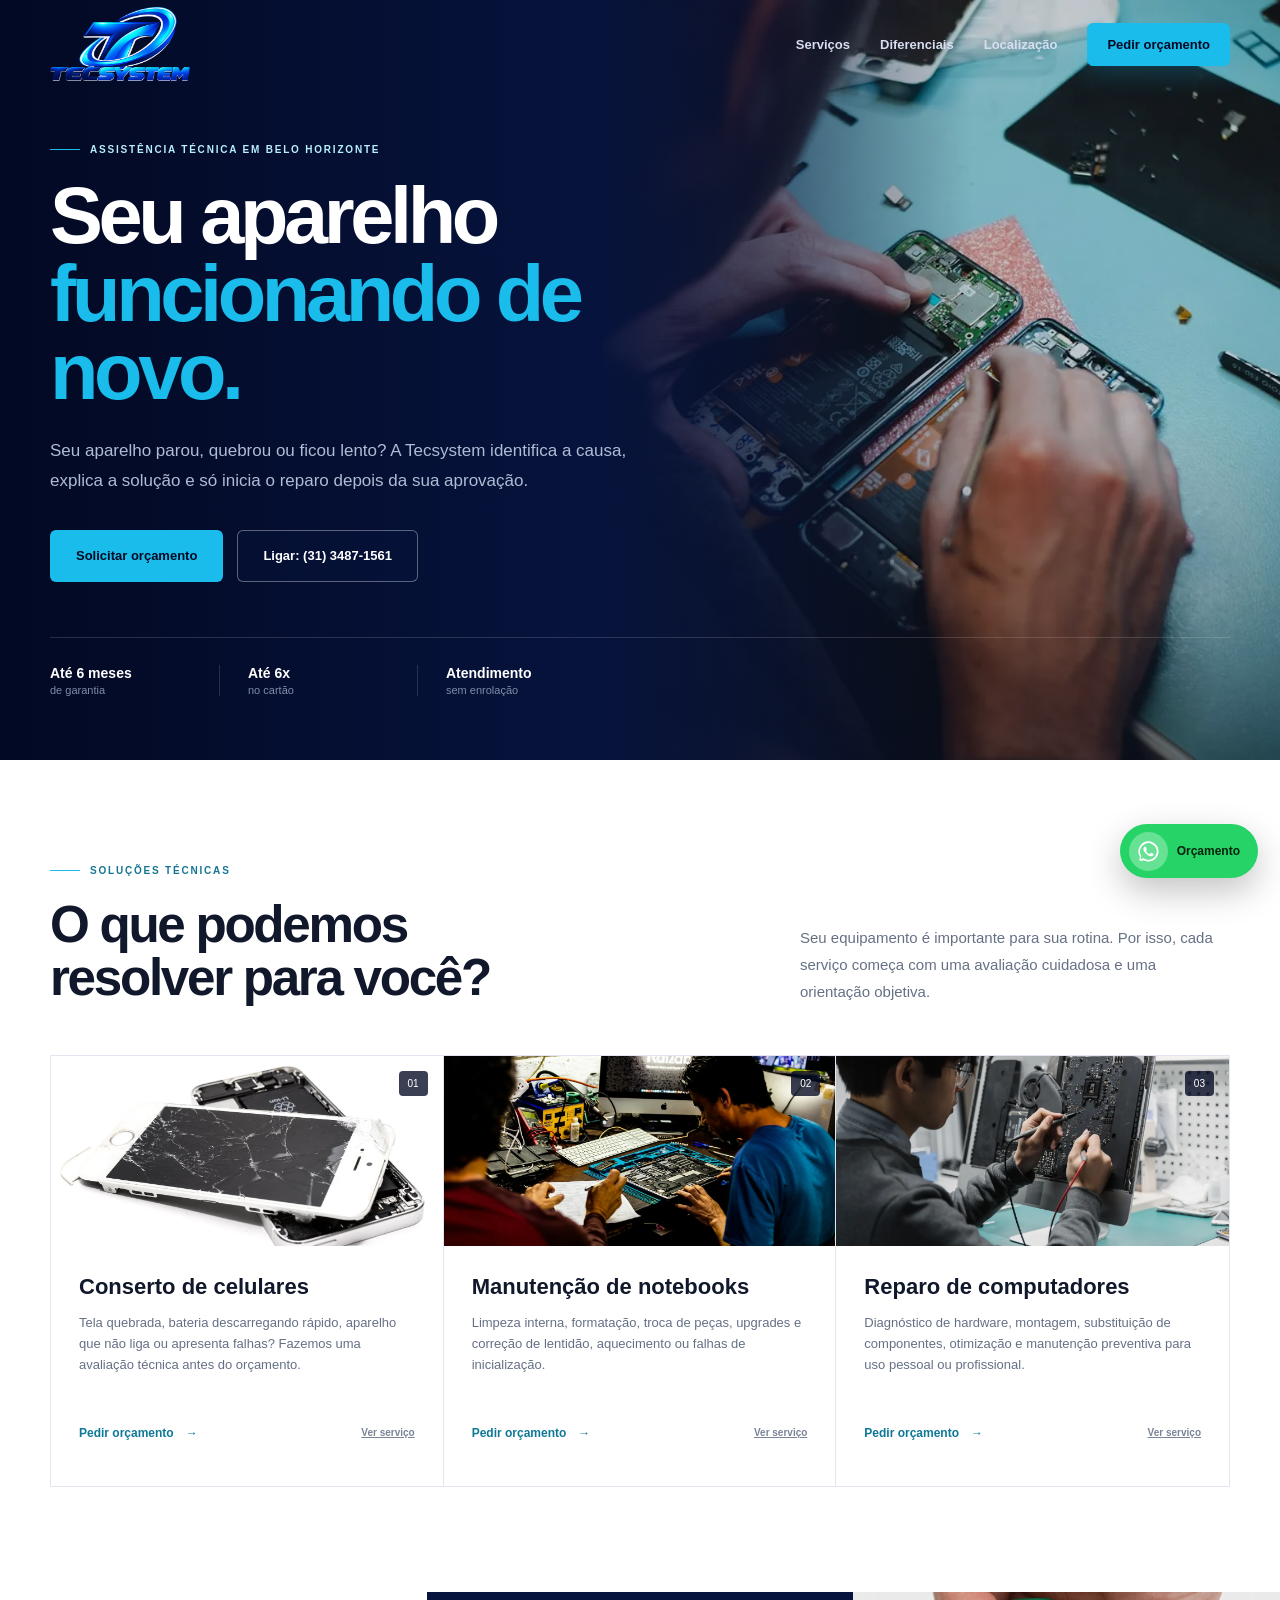
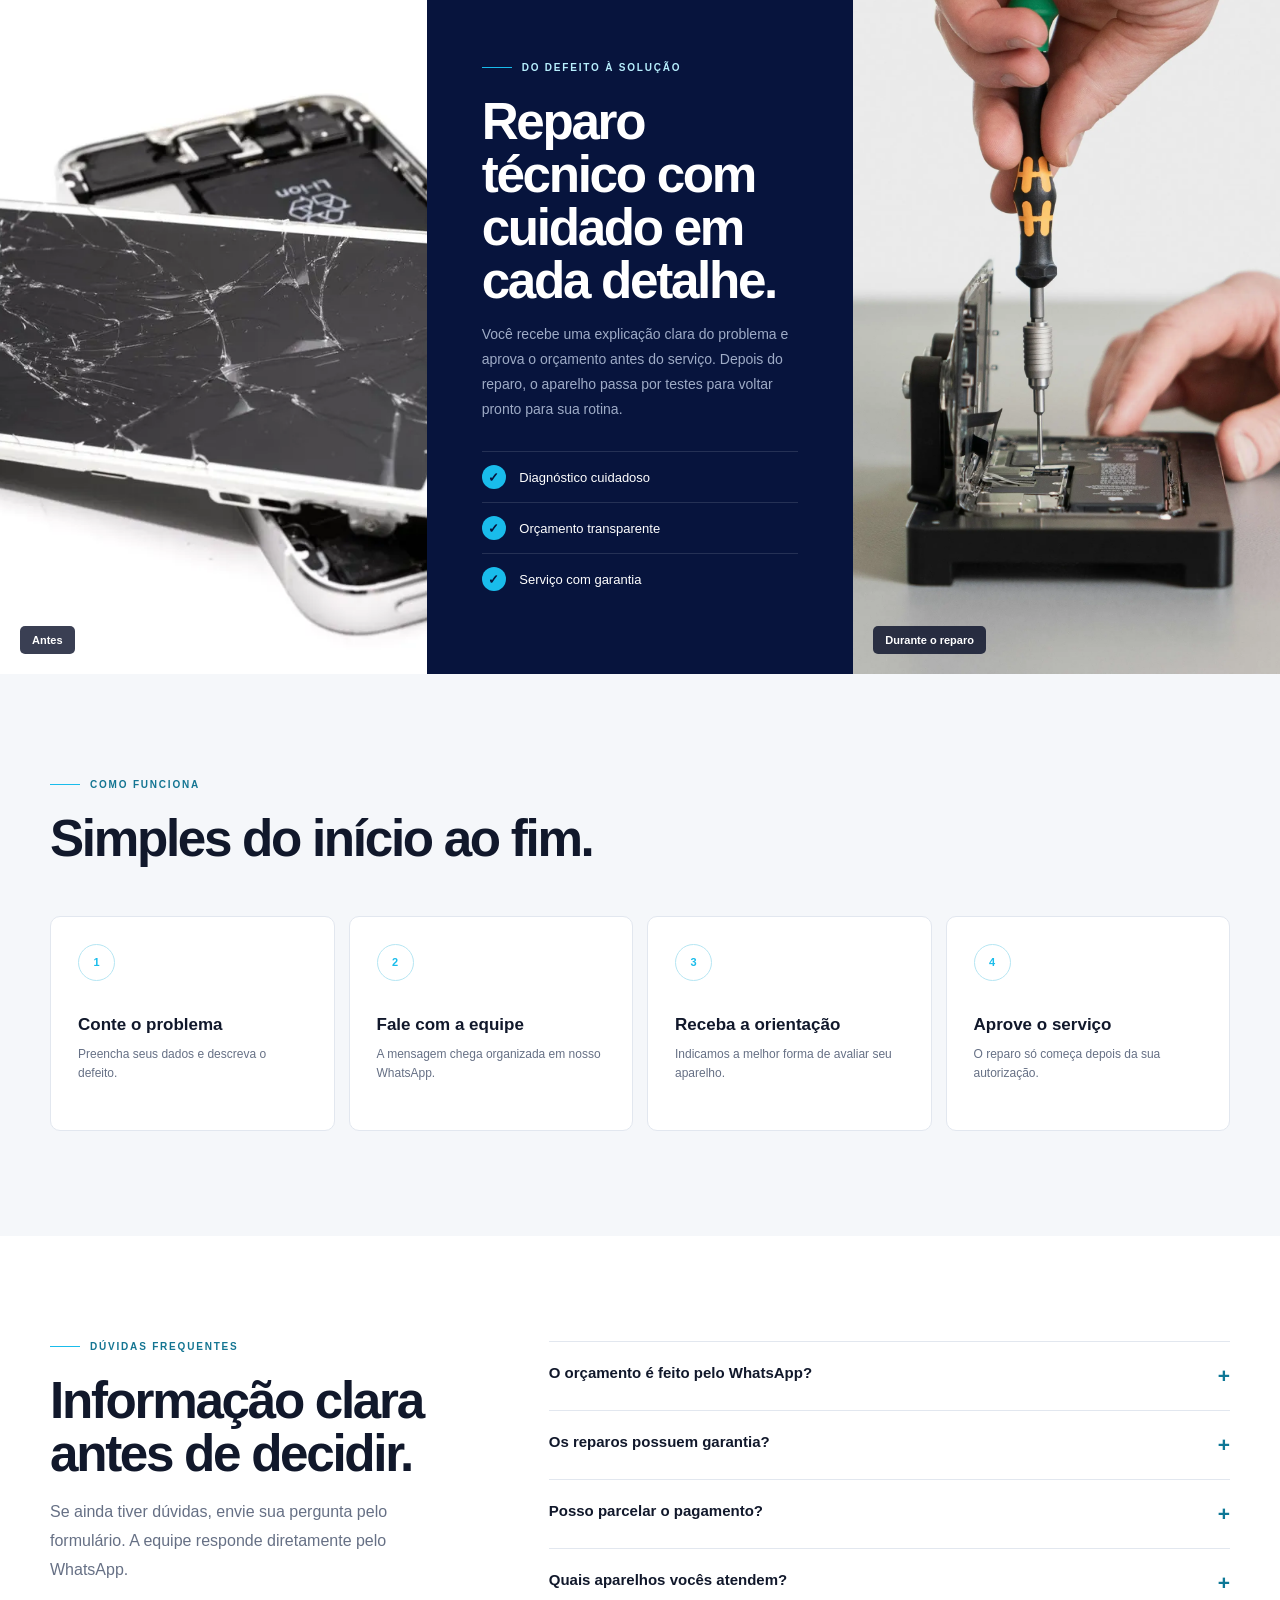
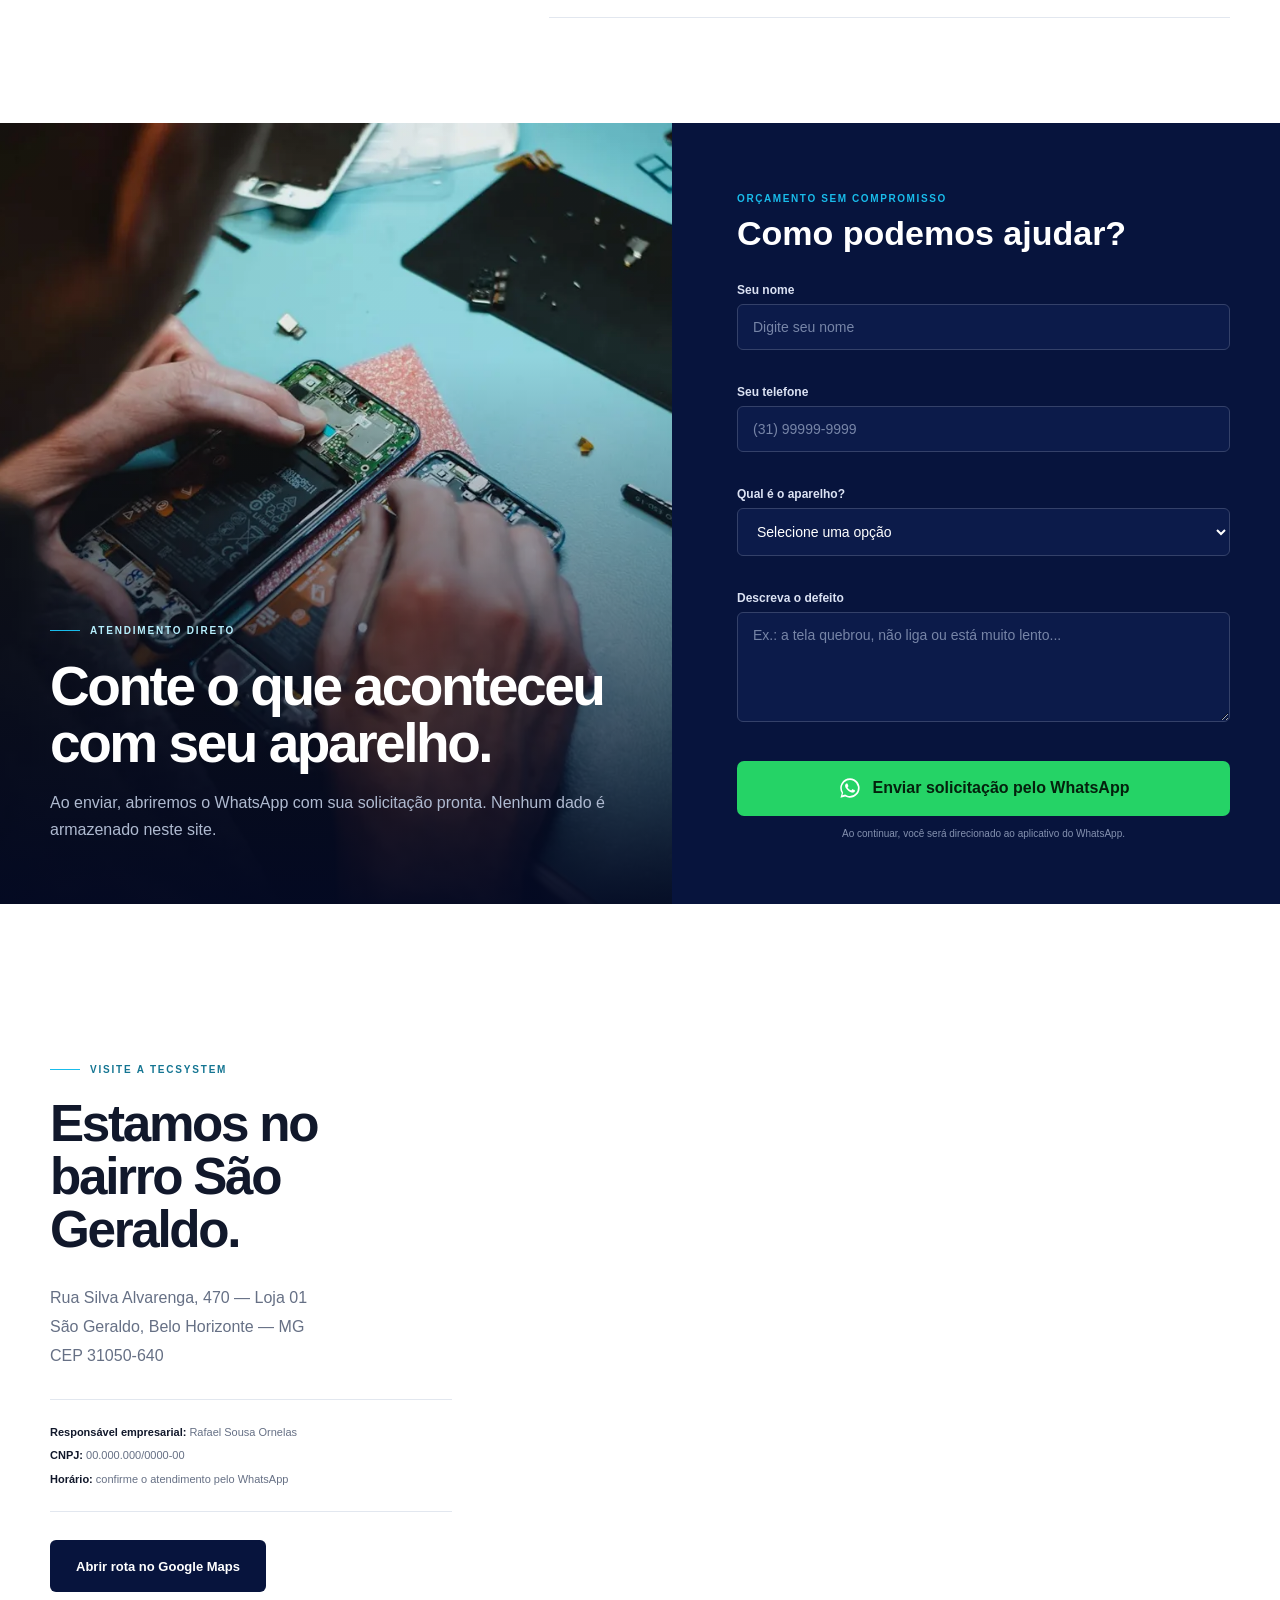
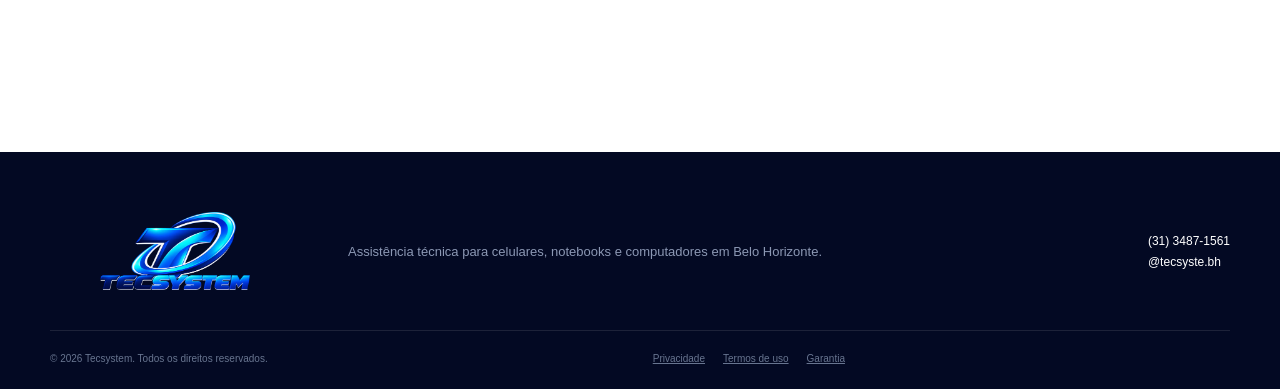
<file: index.html>
<!DOCTYPE html>
<html lang="pt-BR">
<head>
  <meta charset="UTF-8">
  <meta name="viewport" content="width=device-width, initial-scale=1.0">
  <meta name="theme-color" content="#07143d">
  <meta name="description" content="Assistência técnica para celulares, notebooks e computadores em Belo Horizonte. Solicite seu orçamento pelo WhatsApp.">
  <meta name="robots" content="index, follow">
  <link rel="icon" href="assets/logo/logo-tecsystem.webp" type="image/webp">
  <link rel="preload" href="assets/images/reparo-celular.webp" as="image" type="image/webp">
  <meta property="og:type" content="website">
  <meta property="og:locale" content="pt_BR">
  <meta property="og:title" content="Tecsystem | Assistência Técnica em Belo Horizonte">
  <meta property="og:description" content="Conserto de celulares, notebooks e computadores com diagnóstico transparente e atendimento direto.">
  <meta property="og:image" content="assets/images/reparo-celular.webp">
  <meta name="twitter:card" content="summary_large_image">
  <link rel="stylesheet" href="styles.css">
  <title>Tecsystem | Assistência Técnica em Belo Horizonte</title>
  <script type="application/ld+json">
  {
    "@context": "https://schema.org",
    "@type": "LocalBusiness",
    "name": "Tecsystem Assistência Técnica",
    "legalName": "Marcos Aurelio Vasconcelos Mendes",
    "taxID": "18.553.328/0001-09",
    "telephone": "+55 31 3487-1561",
    "priceRange": "$$",
    "address": {
      "@type": "PostalAddress",
      "streetAddress": "Rua Silva Alvarenga, 470, Loja 01",
      "addressLocality": "Belo Horizonte",
      "addressRegion": "MG",
      "postalCode": "31050-640",
      "addressCountry": "BR"
    },
    "sameAs": ["https://www.instagram.com/tecsyste.bh/"]
  }
  </script>
</head>
<body>
  <header class="header" id="inicio">
    <div class="container header__inner">
      <a class="logo" href="#inicio" aria-label="Tecsystem - página inicial">
        <img src="assets/logo/logo-tecsystem.webp" alt="Tecsystem" width="960" height="501">
      </a>
      <button class="menu-toggle" type="button" aria-expanded="false" aria-controls="menu" aria-label="Abrir menu">
        <span></span><span></span><span></span>
      </button>
      <nav class="nav" id="menu" aria-label="Menu principal">
        <a href="#servicos">Serviços</a>
        <a href="#diferenciais">Diferenciais</a>
        <a href="#localizacao">Localização</a>
        <a href="#orcamento" class="nav__cta">Pedir orçamento</a>
      </nav>
    </div>
  </header>

  <main>
    <section class="hero">
      <div class="hero__image" aria-hidden="true"></div>
      <div class="hero__overlay"></div>
      <div class="container hero__content">
        <span class="eyebrow">Assistência técnica em Belo Horizonte</span>
        <h1>Seu aparelho<br><em>funcionando de novo.</em></h1>
        <p>Seu aparelho parou, quebrou ou ficou lento? A Tecsystem identifica a causa, explica a solução e só inicia o reparo depois da sua aprovação.</p>
        <div class="hero__actions">
          <a class="button button--primary" href="#orcamento">Solicitar orçamento</a>
          <a class="button button--ghost" href="tel:+553134871561">Ligar: (31) 3487-1561</a>
        </div>
        <ul class="hero__proof">
          <li><strong>Até 6 meses</strong><span>de garantia</span></li>
          <li><strong>Até 6x</strong><span>no cartão</span></li>
          <li><strong>Atendimento</strong><span>sem enrolação</span></li>
        </ul>
      </div>
    </section>

    <section class="services section" id="servicos">
      <div class="container">
        <div class="section-title">
          <div>
            <span class="eyebrow eyebrow--dark">Soluções técnicas</span>
            <h2>O que podemos<br>resolver para você?</h2>
          </div>
          <p>Seu equipamento é importante para sua rotina. Por isso, cada serviço começa com uma avaliação cuidadosa e uma orientação objetiva.</p>
        </div>
        <div class="services__grid">
          <article class="service-card">
            <figure class="service-card__photo">
              <img src="assets/images/celular-quebrado.webp" alt="Celular com tela quebrada para reparo" width="1400" height="933" loading="lazy">
            </figure>
            <span class="service-card__number">01</span>
            <h3>Conserto de celulares</h3>
            <p>Tela quebrada, bateria descarregando rápido, aparelho que não liga ou apresenta falhas? Fazemos uma avaliação técnica antes do orçamento.</p>
            <div class="service-card__links"><a href="#orcamento" data-device="Celular">Pedir orçamento <span>→</span></a><a href="servicos/conserto-de-celular-bh.html">Ver serviço</a></div>
          </article>
          <article class="service-card">
            <figure class="service-card__photo">
              <img src="assets/images/reparo-notebook.webp" alt="Técnicos avaliando a placa de um notebook" width="1400" height="933" loading="lazy">
            </figure>
            <span class="service-card__number">02</span>
            <h3>Manutenção de notebooks</h3>
            <p>Limpeza interna, formatação, troca de peças, upgrades e correção de lentidão, aquecimento ou falhas de inicialização.</p>
            <div class="service-card__links"><a href="#orcamento" data-device="Notebook">Pedir orçamento <span>→</span></a><a href="servicos/manutencao-de-notebook-bh.html">Ver serviço</a></div>
          </article>
          <article class="service-card">
            <figure class="service-card__photo">
              <img src="assets/images/reparo-computador.webp" alt="Técnico realizando manutenção em computador" width="1400" height="933" loading="lazy">
            </figure>
            <span class="service-card__number">03</span>
            <h3>Reparo de computadores</h3>
            <p>Diagnóstico de hardware, montagem, substituição de componentes, otimização e manutenção preventiva para uso pessoal ou profissional.</p>
            <div class="service-card__links"><a href="#orcamento" data-device="Computador">Pedir orçamento <span>→</span></a><a href="servicos/manutencao-de-computador-bh.html">Ver serviço</a></div>
          </article>
        </div>
      </div>
    </section>

    <section class="before-after" id="diferenciais">
      <div class="before-after__photo">
        <img src="assets/images/celular-quebrado.webp" alt="Celular com a tela quebrada antes do reparo" width="1400" height="933" loading="lazy">
        <span>Antes</span>
      </div>
      <div class="before-after__content">
        <span class="eyebrow">Do defeito à solução</span>
        <h2>Reparo técnico com cuidado em cada detalhe.</h2>
        <p>Você recebe uma explicação clara do problema e aprova o orçamento antes do serviço. Depois do reparo, o aparelho passa por testes para voltar pronto para sua rotina.</p>
        <ul class="check-list">
          <li><i>✓</i> Diagnóstico cuidadoso</li>
          <li><i>✓</i> Orçamento transparente</li>
          <li><i>✓</i> Serviço com garantia</li>
        </ul>
      </div>
      <div class="before-after__photo before-after__photo--second">
        <img src="assets/images/celular-consertado.webp" alt="Técnico realizando reparo cuidadoso em celular" width="933" height="1400" loading="lazy">
        <span>Durante o reparo</span>
      </div>
    </section>

    <section class="process section">
      <div class="container">
        <div class="section-title section-title--compact">
          <div>
            <span class="eyebrow eyebrow--dark">Como funciona</span>
            <h2>Simples do início ao fim.</h2>
          </div>
        </div>
        <ol class="process__grid">
          <li><b>1</b><h3>Conte o problema</h3><p>Preencha seus dados e descreva o defeito.</p></li>
          <li><b>2</b><h3>Fale com a equipe</h3><p>A mensagem chega organizada em nosso WhatsApp.</p></li>
          <li><b>3</b><h3>Receba a orientação</h3><p>Indicamos a melhor forma de avaliar seu aparelho.</p></li>
          <li><b>4</b><h3>Aprove o serviço</h3><p>O reparo só começa depois da sua autorização.</p></li>
        </ol>
      </div>
    </section>

    <section class="faq section" id="duvidas">
      <div class="container faq__grid">
        <div>
          <span class="eyebrow eyebrow--dark">Dúvidas frequentes</span>
          <h2>Informação clara antes de decidir.</h2>
          <p>Se ainda tiver dúvidas, envie sua pergunta pelo formulário. A equipe responde diretamente pelo WhatsApp.</p>
        </div>
        <div class="faq__list">
          <details>
            <summary>O orçamento é feito pelo WhatsApp?<span>+</span></summary>
            <p>O WhatsApp agiliza o primeiro atendimento. O valor definitivo depende da avaliação do equipamento, porque sintomas semelhantes podem ter causas diferentes.</p>
          </details>
          <details>
            <summary>Os reparos possuem garantia?<span>+</span></summary>
            <p>Sim. A garantia pode chegar a 6 meses, conforme o serviço executado e a peça utilizada. O prazo aplicável é informado no orçamento e no comprovante do atendimento.</p>
          </details>
          <details>
            <summary>Posso parcelar o pagamento?<span>+</span></summary>
            <p>Sim. A Tecsystem oferece parcelamento em até 6 vezes no cartão. Consulte as condições e o valor mínimo das parcelas durante o atendimento.</p>
          </details>
          <details>
            <summary>Quais aparelhos vocês atendem?<span>+</span></summary>
            <p>Atendemos celulares, notebooks e computadores. Informe a marca, o modelo e o defeito para receber uma orientação inicial mais precisa.</p>
          </details>
        </div>
      </div>
    </section>

    <section class="quote" id="orcamento">
      <div class="quote__visual">
        <img src="assets/images/reparo-celular.webp" alt="Profissional reparando um celular em bancada técnica" width="1400" height="933" loading="lazy">
        <div class="quote__visual-copy">
          <span class="eyebrow">Atendimento direto</span>
          <h2>Conte o que aconteceu com seu aparelho.</h2>
          <p>Ao enviar, abriremos o WhatsApp com sua solicitação pronta. Nenhum dado é armazenado neste site.</p>
        </div>
      </div>
      <div class="quote__form-wrap">
        <form class="quote-form" id="whatsapp-form" novalidate>
          <div class="form-heading">
            <span>Orçamento sem compromisso</span>
            <h2>Como podemos ajudar?</h2>
          </div>
          <div class="field">
            <label for="name">Seu nome</label>
            <input id="name" name="name" type="text" autocomplete="name" placeholder="Digite seu nome" required minlength="2">
            <small class="error"></small>
          </div>
          <div class="field">
            <label for="phone">Seu telefone</label>
            <input id="phone" name="phone" type="tel" inputmode="numeric" autocomplete="tel" placeholder="(31) 99999-9999" pattern="\([0-9]{2}\) [0-9]{4,5}-[0-9]{4}" required>
            <small class="error" aria-live="polite"></small>
          </div>
          <div class="field">
            <label for="device">Qual é o aparelho?</label>
            <select id="device" name="device" required>
              <option value="">Selecione uma opção</option>
              <option value="Celular">Celular</option>
              <option value="Notebook">Notebook</option>
              <option value="Computador">Computador</option>
              <option value="Outro">Outro</option>
            </select>
            <small class="error"></small>
          </div>
          <div class="field">
            <label for="problem">Descreva o defeito</label>
            <textarea id="problem" name="problem" rows="5" placeholder="Ex.: a tela quebrou, não liga ou está muito lento..." required minlength="10"></textarea>
            <small class="error"></small>
          </div>
          <button class="whatsapp-submit" type="submit">
            <img src="assets/icons/whatsapp.svg" alt="" width="24" height="24">
            Enviar solicitação pelo WhatsApp
          </button>
          <p class="form-note">Ao continuar, você será direcionado ao aplicativo do WhatsApp.</p>
        </form>
      </div>
    </section>

    <section class="location section" id="localizacao">
      <div class="container location__grid">
        <div class="location__content">
          <span class="eyebrow eyebrow--dark">Visite a Tecsystem</span>
          <h2>Estamos no bairro São Geraldo.</h2>
          <address>Rua Silva Alvarenga, 470 — Loja 01<br>São Geraldo, Belo Horizonte — MG<br>CEP 31050-640</address>
          <div class="business-data">
            <p><strong>Responsável empresarial:</strong> Rafael Sousa Ornelas</p>
            <p><strong>CNPJ:</strong> 00.000.000/0000-00</p>
            <p><strong>Horário:</strong> confirme o atendimento pelo WhatsApp</p>
          </div>
          <a class="button button--dark" href="https://www.google.com/maps/search/?api=1&query=Tecsystem%20Rua%20Silva%20Alvarenga%20470%20Belo%20Horizonte" target="_blank" rel="noopener">Abrir rota no Google Maps</a>
        </div>
        <div class="location__map">
          <iframe title="Localização da Tecsystem em Belo Horizonte" src="https://www.google.com/maps?q=Tecsystem%20Rua%20Silva%20Alvarenga%20470%20Belo%20Horizonte%20MG&output=embed" loading="lazy" referrerpolicy="no-referrer-when-downgrade" allowfullscreen></iframe>
        </div>
      </div>
    </section>
  </main>

  <footer class="footer">
    <div class="container footer__top">
      <img src="assets/logo/logo-tecsystem.webp" alt="Tecsystem" width="960" height="501" loading="lazy">
      <p>Assistência técnica para celulares, notebooks e computadores em Belo Horizonte.</p>
      <div>
        <a href="tel:+553134871561">(31) 3487-1561</a>
        <a href="https://www.instagram.com/tecsyste.bh/" target="_blank" rel="noopener">@tecsyste.bh</a>
      </div>
    </div>
    <div class="container footer__bottom">
      <span>© <span id="year"></span> Tecsystem. Todos os direitos reservados.</span>
      <span class="footer__legal"><a href="politica-de-privacidade.html">Privacidade</a><a href="termos-de-uso.html">Termos de uso</a><a href="politica-de-garantia.html">Garantia</a></span>
    </div>
  </footer>

  <a class="whatsapp-float" href="#orcamento" aria-label="Solicitar orçamento pelo WhatsApp">
    <img src="assets/icons/whatsapp.svg" alt="" width="30" height="30">
    <span>Orçamento</span>
  </a>

  <script src="script.js" defer></script>
</body>
</html>
</file>
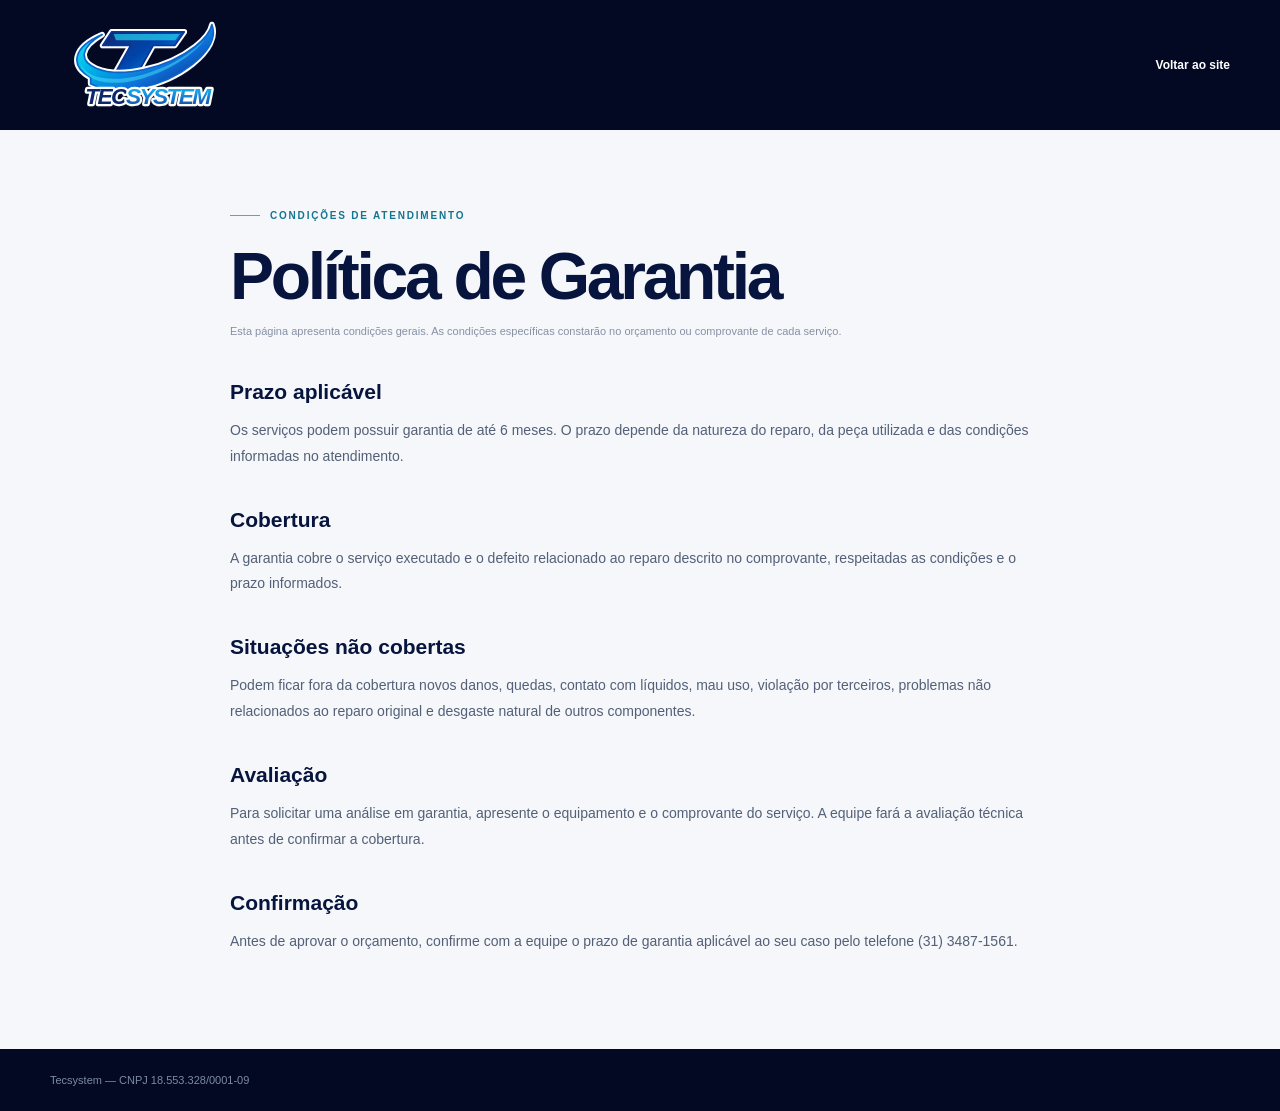
<file: politica-de-garantia.html>
<!DOCTYPE html>
<html lang="pt-BR">
<head>
  <meta charset="UTF-8">
  <meta name="viewport" content="width=device-width, initial-scale=1.0">
  <meta name="robots" content="index, follow">
  <meta name="description" content="Informações gerais sobre a garantia dos serviços realizados pela Tecsystem.">
  <link rel="icon" href="assets/logo/logo-tecsystem.svg" type="image/svg+xml">
  <link rel="stylesheet" href="styles.css">
  <title>Política de Garantia | Tecsystem</title>
</head>
<body class="legal-page">
  <header class="legal-header"><div class="container"><a href="index.html"><img src="assets/logo/logo-tecsystem.svg" alt="Tecsystem" width="220" height="58"></a><a href="index.html">Voltar ao site</a></div></header>
  <main class="container legal-content">
    <span class="eyebrow eyebrow--dark">Condições de atendimento</span>
    <h1>Política de Garantia</h1>
    <p class="legal-updated">Esta página apresenta condições gerais. As condições específicas constarão no orçamento ou comprovante de cada serviço.</p>
    <h2>Prazo aplicável</h2>
    <p>Os serviços podem possuir garantia de até 6 meses. O prazo depende da natureza do reparo, da peça utilizada e das condições informadas no atendimento.</p>
    <h2>Cobertura</h2>
    <p>A garantia cobre o serviço executado e o defeito relacionado ao reparo descrito no comprovante, respeitadas as condições e o prazo informados.</p>
    <h2>Situações não cobertas</h2>
    <p>Podem ficar fora da cobertura novos danos, quedas, contato com líquidos, mau uso, violação por terceiros, problemas não relacionados ao reparo original e desgaste natural de outros componentes.</p>
    <h2>Avaliação</h2>
    <p>Para solicitar uma análise em garantia, apresente o equipamento e o comprovante do serviço. A equipe fará a avaliação técnica antes de confirmar a cobertura.</p>
    <h2>Confirmação</h2>
    <p>Antes de aprovar o orçamento, confirme com a equipe o prazo de garantia aplicável ao seu caso pelo telefone (31) 3487-1561.</p>
  </main>
  <footer class="legal-footer"><div class="container">Tecsystem — CNPJ 18.553.328/0001-09</div></footer>
</body>
</html>
</file>
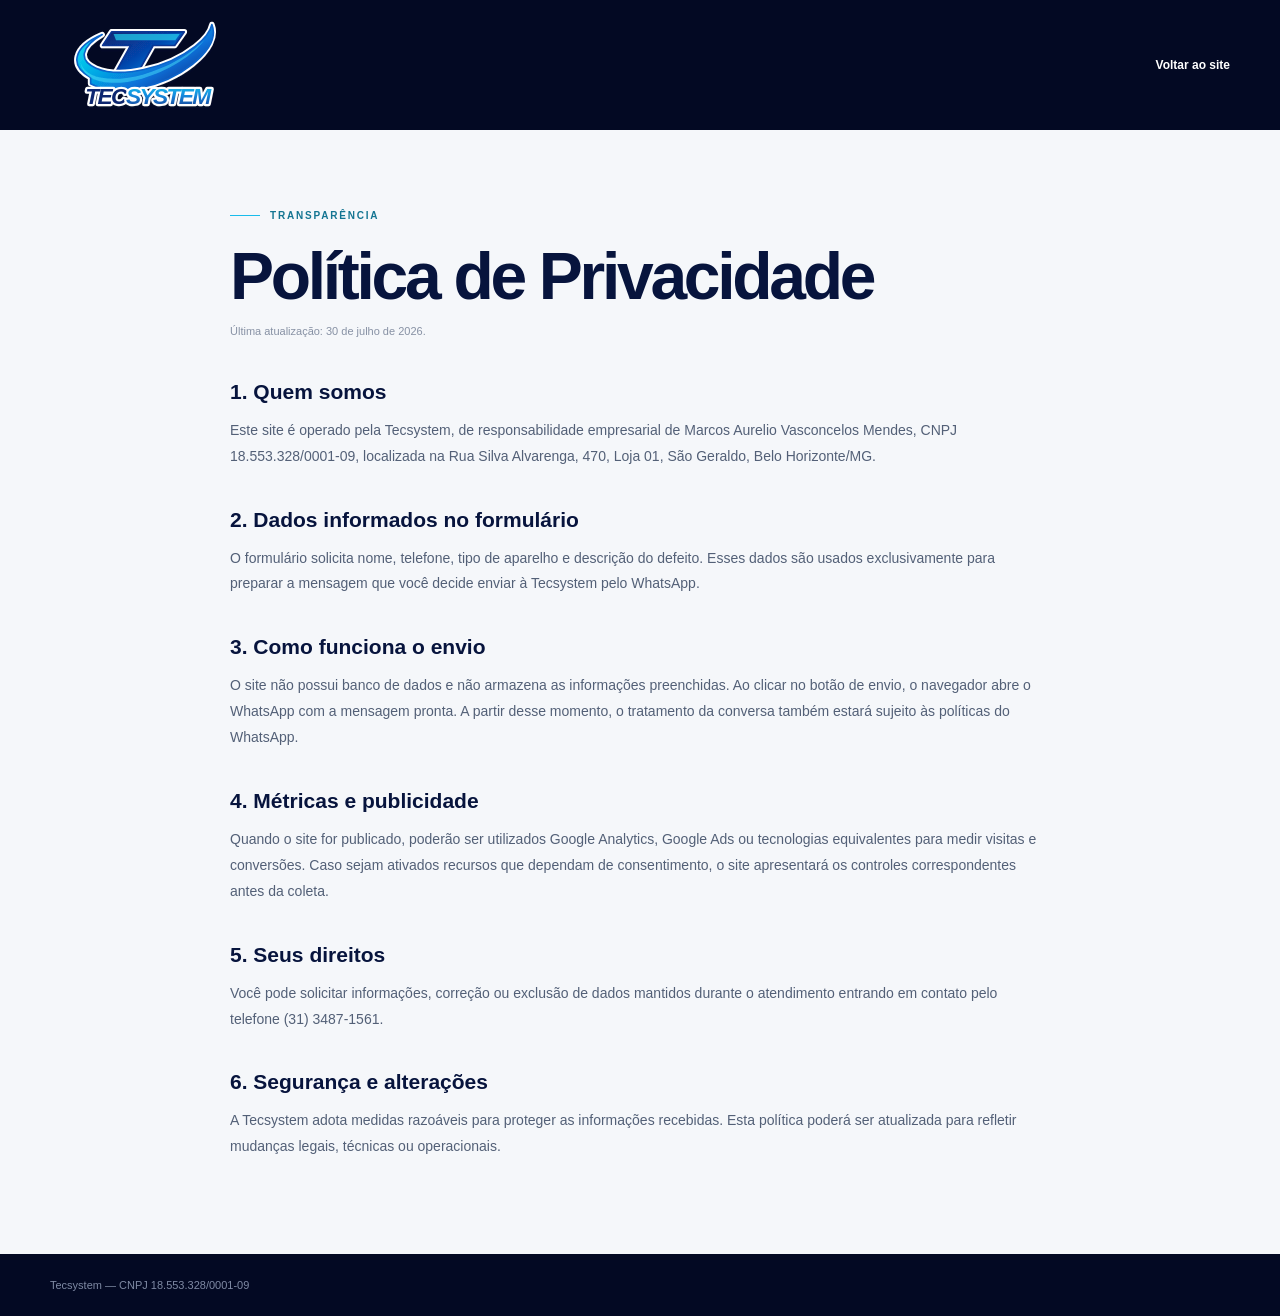
<file: politica-de-privacidade.html>
<!DOCTYPE html>
<html lang="pt-BR">
<head>
  <meta charset="UTF-8">
  <meta name="viewport" content="width=device-width, initial-scale=1.0">
  <meta name="robots" content="index, follow">
  <meta name="description" content="Política de privacidade do site da Tecsystem Assistência Técnica.">
  <link rel="icon" href="assets/logo/logo-tecsystem.svg" type="image/svg+xml">
  <link rel="stylesheet" href="styles.css">
  <title>Política de Privacidade | Tecsystem</title>
</head>
<body class="legal-page">
  <header class="legal-header">
    <div class="container">
      <a href="index.html" aria-label="Voltar para o site da Tecsystem"><img src="assets/logo/logo-tecsystem.svg" alt="Tecsystem" width="220" height="58"></a>
      <a href="index.html">Voltar ao site</a>
    </div>
  </header>
  <main class="container legal-content">
    <span class="eyebrow eyebrow--dark">Transparência</span>
    <h1>Política de Privacidade</h1>
    <p class="legal-updated">Última atualização: 30 de julho de 2026.</p>
    <h2>1. Quem somos</h2>
    <p>Este site é operado pela Tecsystem, de responsabilidade empresarial de Marcos Aurelio Vasconcelos Mendes, CNPJ 18.553.328/0001-09, localizada na Rua Silva Alvarenga, 470, Loja 01, São Geraldo, Belo Horizonte/MG.</p>
    <h2>2. Dados informados no formulário</h2>
    <p>O formulário solicita nome, telefone, tipo de aparelho e descrição do defeito. Esses dados são usados exclusivamente para preparar a mensagem que você decide enviar à Tecsystem pelo WhatsApp.</p>
    <h2>3. Como funciona o envio</h2>
    <p>O site não possui banco de dados e não armazena as informações preenchidas. Ao clicar no botão de envio, o navegador abre o WhatsApp com a mensagem pronta. A partir desse momento, o tratamento da conversa também estará sujeito às políticas do WhatsApp.</p>
    <h2>4. Métricas e publicidade</h2>
    <p>Quando o site for publicado, poderão ser utilizados Google Analytics, Google Ads ou tecnologias equivalentes para medir visitas e conversões. Caso sejam ativados recursos que dependam de consentimento, o site apresentará os controles correspondentes antes da coleta.</p>
    <h2>5. Seus direitos</h2>
    <p>Você pode solicitar informações, correção ou exclusão de dados mantidos durante o atendimento entrando em contato pelo telefone (31) 3487-1561.</p>
    <h2>6. Segurança e alterações</h2>
    <p>A Tecsystem adota medidas razoáveis para proteger as informações recebidas. Esta política poderá ser atualizada para refletir mudanças legais, técnicas ou operacionais.</p>
  </main>
  <footer class="legal-footer"><div class="container">Tecsystem — CNPJ 18.553.328/0001-09</div></footer>
</body>
</html>
</file>
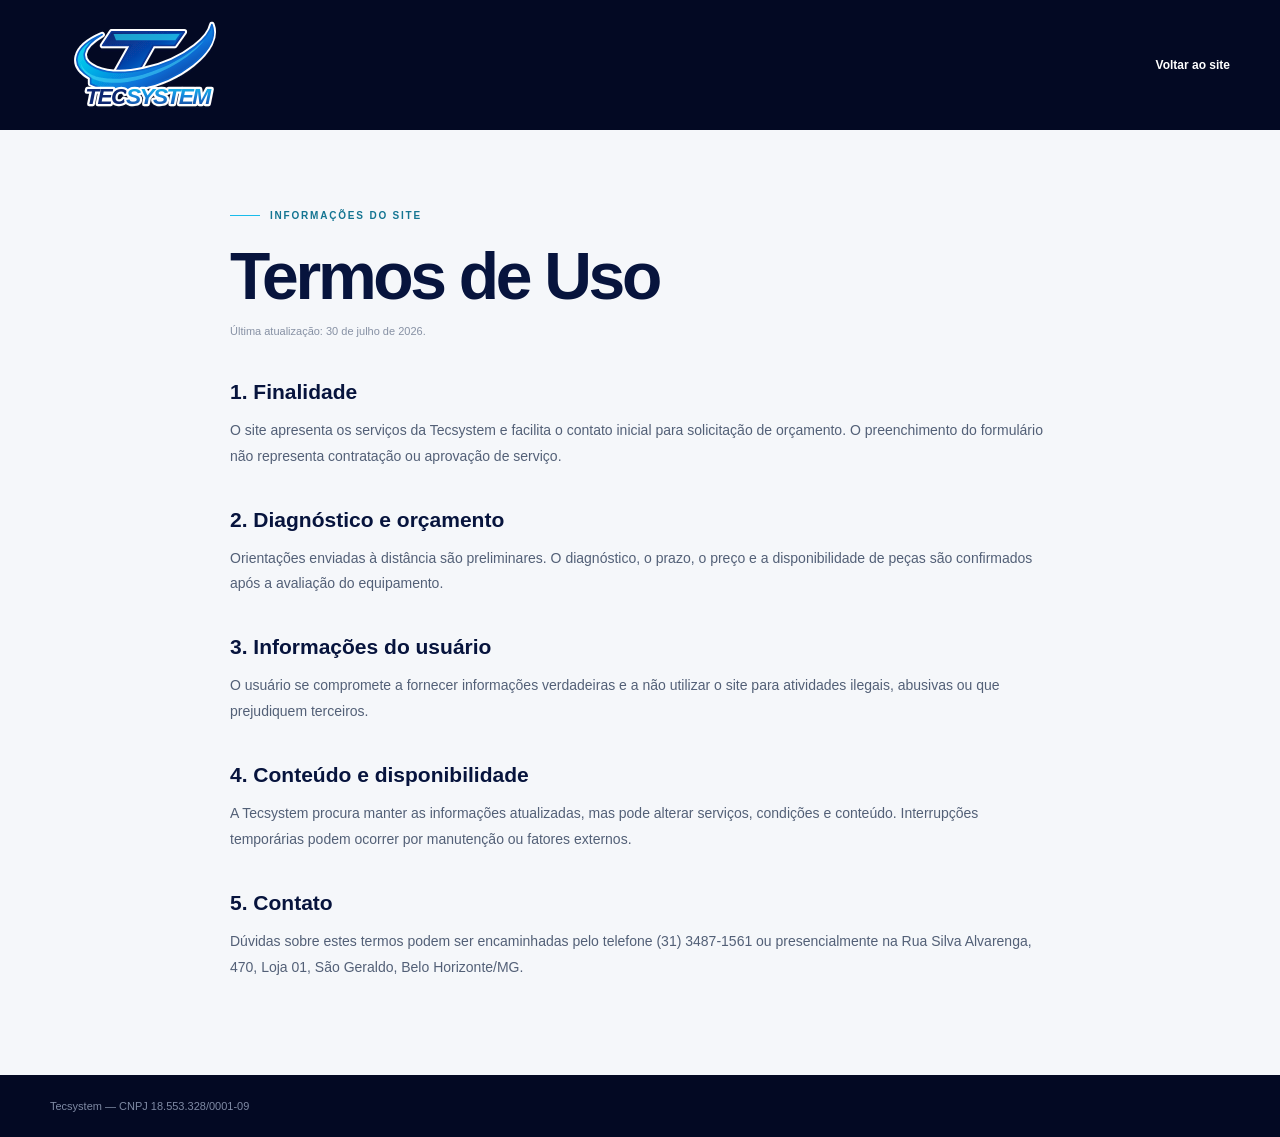
<file: termos-de-uso.html>
<!DOCTYPE html>
<html lang="pt-BR">
<head>
  <meta charset="UTF-8">
  <meta name="viewport" content="width=device-width, initial-scale=1.0">
  <meta name="robots" content="index, follow">
  <meta name="description" content="Termos de uso do site da Tecsystem Assistência Técnica.">
  <link rel="icon" href="assets/logo/logo-tecsystem.svg" type="image/svg+xml">
  <link rel="stylesheet" href="styles.css">
  <title>Termos de Uso | Tecsystem</title>
</head>
<body class="legal-page">
  <header class="legal-header"><div class="container"><a href="index.html"><img src="assets/logo/logo-tecsystem.svg" alt="Tecsystem" width="220" height="58"></a><a href="index.html">Voltar ao site</a></div></header>
  <main class="container legal-content">
    <span class="eyebrow eyebrow--dark">Informações do site</span>
    <h1>Termos de Uso</h1>
    <p class="legal-updated">Última atualização: 30 de julho de 2026.</p>
    <h2>1. Finalidade</h2>
    <p>O site apresenta os serviços da Tecsystem e facilita o contato inicial para solicitação de orçamento. O preenchimento do formulário não representa contratação ou aprovação de serviço.</p>
    <h2>2. Diagnóstico e orçamento</h2>
    <p>Orientações enviadas à distância são preliminares. O diagnóstico, o prazo, o preço e a disponibilidade de peças são confirmados após a avaliação do equipamento.</p>
    <h2>3. Informações do usuário</h2>
    <p>O usuário se compromete a fornecer informações verdadeiras e a não utilizar o site para atividades ilegais, abusivas ou que prejudiquem terceiros.</p>
    <h2>4. Conteúdo e disponibilidade</h2>
    <p>A Tecsystem procura manter as informações atualizadas, mas pode alterar serviços, condições e conteúdo. Interrupções temporárias podem ocorrer por manutenção ou fatores externos.</p>
    <h2>5. Contato</h2>
    <p>Dúvidas sobre estes termos podem ser encaminhadas pelo telefone (31) 3487-1561 ou presencialmente na Rua Silva Alvarenga, 470, Loja 01, São Geraldo, Belo Horizonte/MG.</p>
  </main>
  <footer class="legal-footer"><div class="container">Tecsystem — CNPJ 18.553.328/0001-09</div></footer>
</body>
</html>
</file>
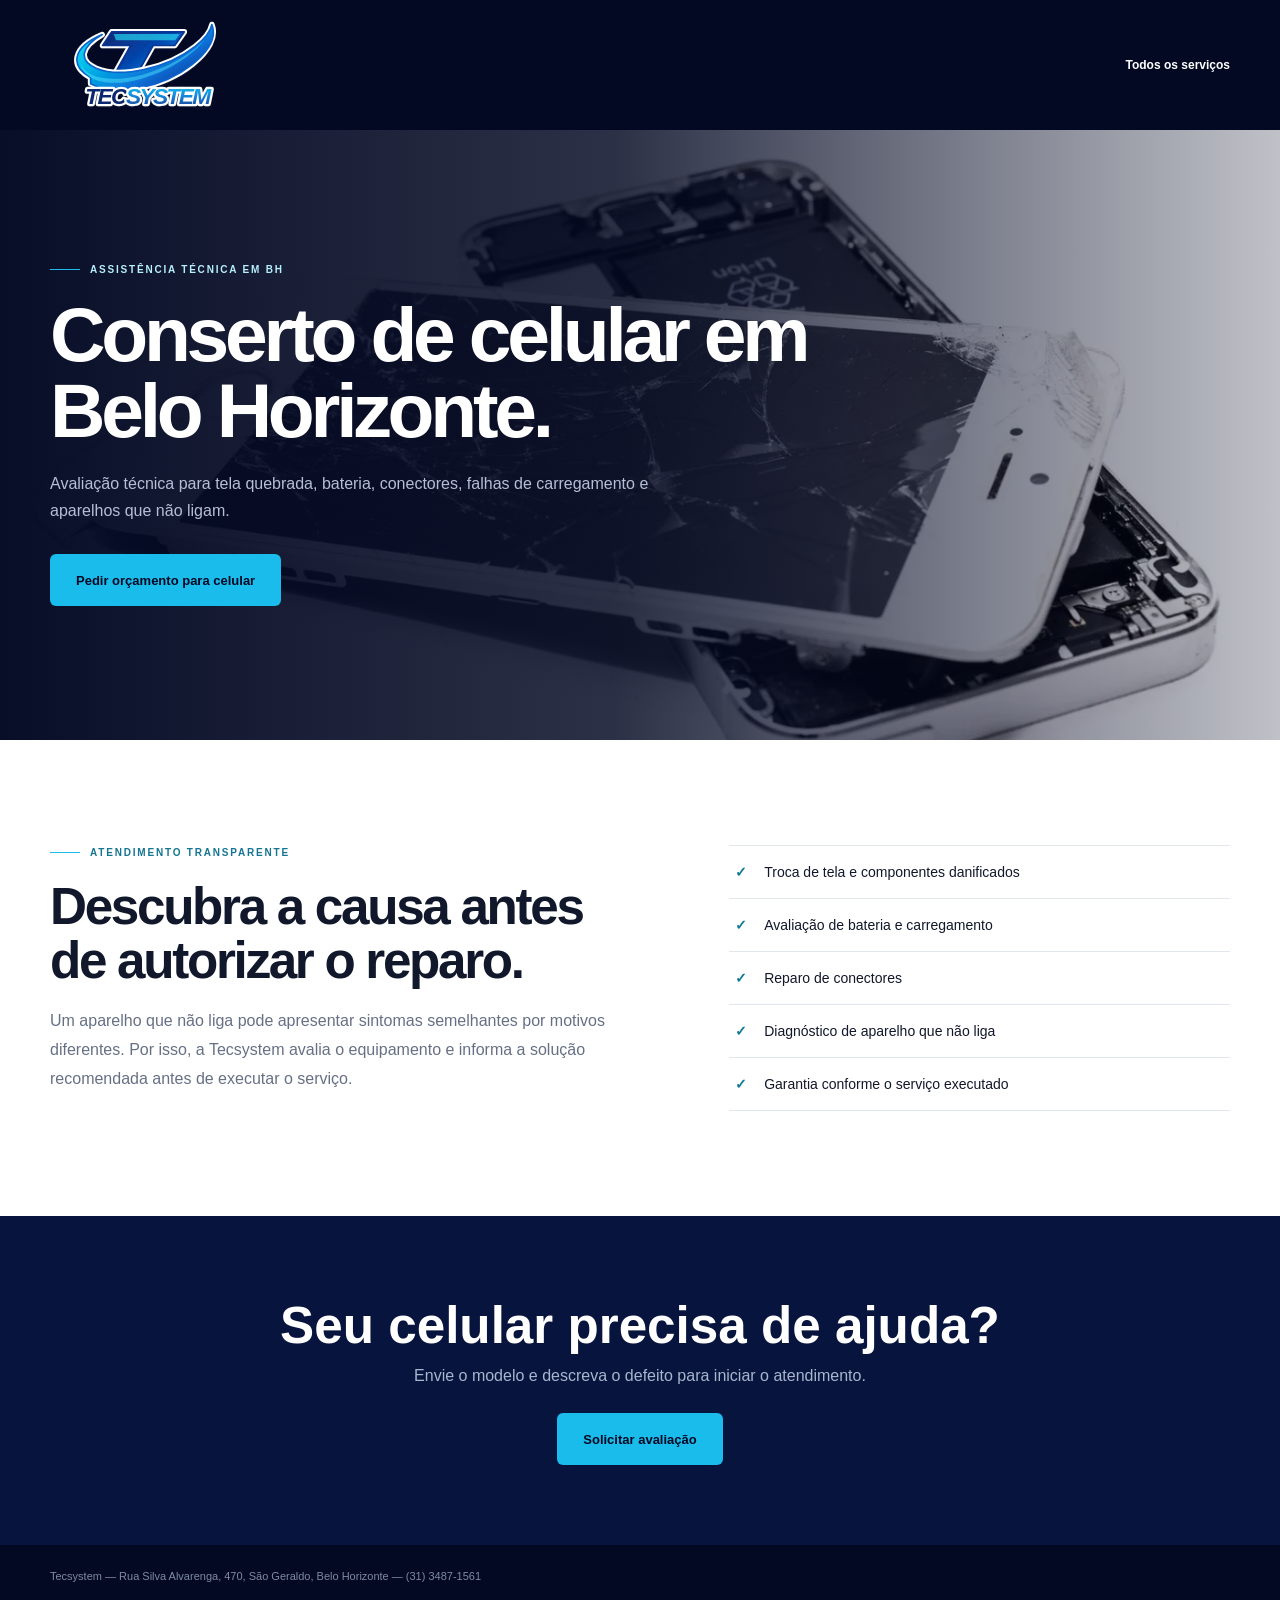
<file: servicos/conserto-de-celular-bh.html>
<!DOCTYPE html>
<html lang="pt-BR">
<head>
  <meta charset="UTF-8"><meta name="viewport" content="width=device-width, initial-scale=1.0">
  <meta name="description" content="Conserto de celular em Belo Horizonte: tela, bateria, conectores e aparelhos que não ligam. Solicite uma avaliação na Tecsystem.">
  <meta name="robots" content="index, follow">
  <link rel="icon" href="../assets/logo/logo-tecsystem.svg" type="image/svg+xml">
  <link rel="stylesheet" href="../styles.css">
  <title>Conserto de Celular em Belo Horizonte | Tecsystem</title>
</head>
<body class="service-page">
  <header class="legal-header"><div class="container"><a href="../index.html"><img src="../assets/logo/logo-tecsystem.svg" alt="Tecsystem" width="220" height="58"></a><a href="../index.html#servicos">Todos os serviços</a></div></header>
  <main>
    <section class="service-hero">
      <img src="../assets/images/celular-quebrado.webp" alt="Celular com tela quebrada aguardando conserto" width="1400" height="933">
      <div class="service-hero__overlay"></div>
      <div class="container service-hero__content"><span class="eyebrow">Assistência técnica em BH</span><h1>Conserto de celular em Belo Horizonte.</h1><p>Avaliação técnica para tela quebrada, bateria, conectores, falhas de carregamento e aparelhos que não ligam.</p><a class="button button--primary" href="../index.html?device=Celular#orcamento">Pedir orçamento para celular</a></div>
    </section>
    <section class="service-detail section"><div class="container service-detail__grid"><div><span class="eyebrow eyebrow--dark">Atendimento transparente</span><h2>Descubra a causa antes de autorizar o reparo.</h2><p>Um aparelho que não liga pode apresentar sintomas semelhantes por motivos diferentes. Por isso, a Tecsystem avalia o equipamento e informa a solução recomendada antes de executar o serviço.</p></div><ul><li>Troca de tela e componentes danificados</li><li>Avaliação de bateria e carregamento</li><li>Reparo de conectores</li><li>Diagnóstico de aparelho que não liga</li><li>Garantia conforme o serviço executado</li></ul></div></section>
    <section class="service-cta"><div class="container"><h2>Seu celular precisa de ajuda?</h2><p>Envie o modelo e descreva o defeito para iniciar o atendimento.</p><a class="button button--primary" href="../index.html?device=Celular#orcamento">Solicitar avaliação</a></div></section>
  </main>
  <footer class="legal-footer"><div class="container">Tecsystem — Rua Silva Alvarenga, 470, São Geraldo, Belo Horizonte — (31) 3487-1561</div></footer>
</body>
</html>
</file>
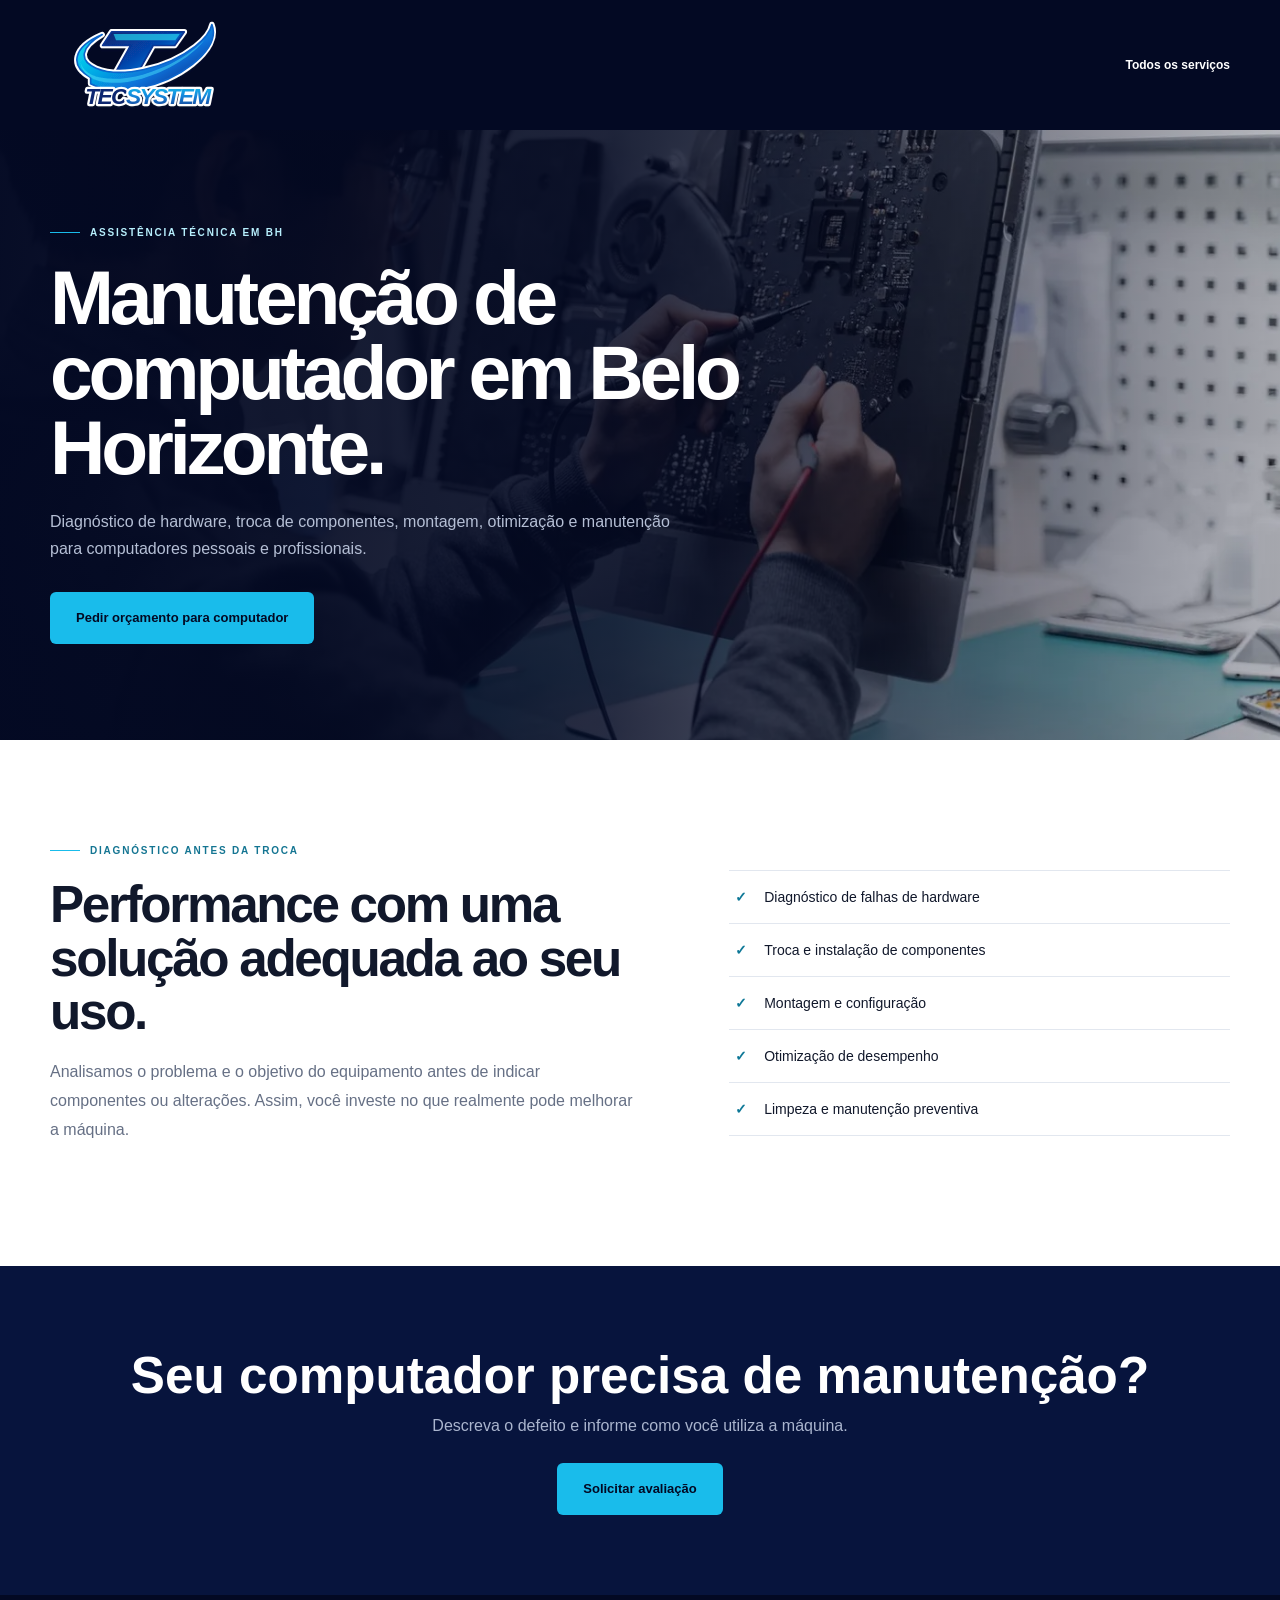
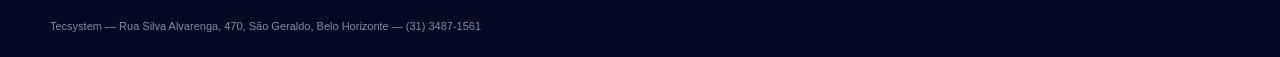
<file: servicos/manutencao-de-computador-bh.html>
<!DOCTYPE html>
<html lang="pt-BR">
<head>
  <meta charset="UTF-8"><meta name="viewport" content="width=device-width, initial-scale=1.0">
  <meta name="description" content="Manutenção de computadores em Belo Horizonte: diagnóstico, montagem, hardware, otimização e manutenção preventiva.">
  <meta name="robots" content="index, follow">
  <link rel="icon" href="../assets/logo/logo-tecsystem.svg" type="image/svg+xml"><link rel="stylesheet" href="../styles.css">
  <title>Manutenção de Computador em Belo Horizonte | Tecsystem</title>
</head>
<body class="service-page">
  <header class="legal-header"><div class="container"><a href="../index.html"><img src="../assets/logo/logo-tecsystem.svg" alt="Tecsystem" width="220" height="58"></a><a href="../index.html#servicos">Todos os serviços</a></div></header>
  <main>
    <section class="service-hero"><img src="../assets/images/reparo-computador.webp" alt="Técnico realizando manutenção em computador" width="1400" height="933"><div class="service-hero__overlay"></div><div class="container service-hero__content"><span class="eyebrow">Assistência técnica em BH</span><h1>Manutenção de computador em Belo Horizonte.</h1><p>Diagnóstico de hardware, troca de componentes, montagem, otimização e manutenção para computadores pessoais e profissionais.</p><a class="button button--primary" href="../index.html?device=Computador#orcamento">Pedir orçamento para computador</a></div></section>
    <section class="service-detail section"><div class="container service-detail__grid"><div><span class="eyebrow eyebrow--dark">Diagnóstico antes da troca</span><h2>Performance com uma solução adequada ao seu uso.</h2><p>Analisamos o problema e o objetivo do equipamento antes de indicar componentes ou alterações. Assim, você investe no que realmente pode melhorar a máquina.</p></div><ul><li>Diagnóstico de falhas de hardware</li><li>Troca e instalação de componentes</li><li>Montagem e configuração</li><li>Otimização de desempenho</li><li>Limpeza e manutenção preventiva</li></ul></div></section>
    <section class="service-cta"><div class="container"><h2>Seu computador precisa de manutenção?</h2><p>Descreva o defeito e informe como você utiliza a máquina.</p><a class="button button--primary" href="../index.html?device=Computador#orcamento">Solicitar avaliação</a></div></section>
  </main>
  <footer class="legal-footer"><div class="container">Tecsystem — Rua Silva Alvarenga, 470, São Geraldo, Belo Horizonte — (31) 3487-1561</div></footer>
</body>
</html>
</file>
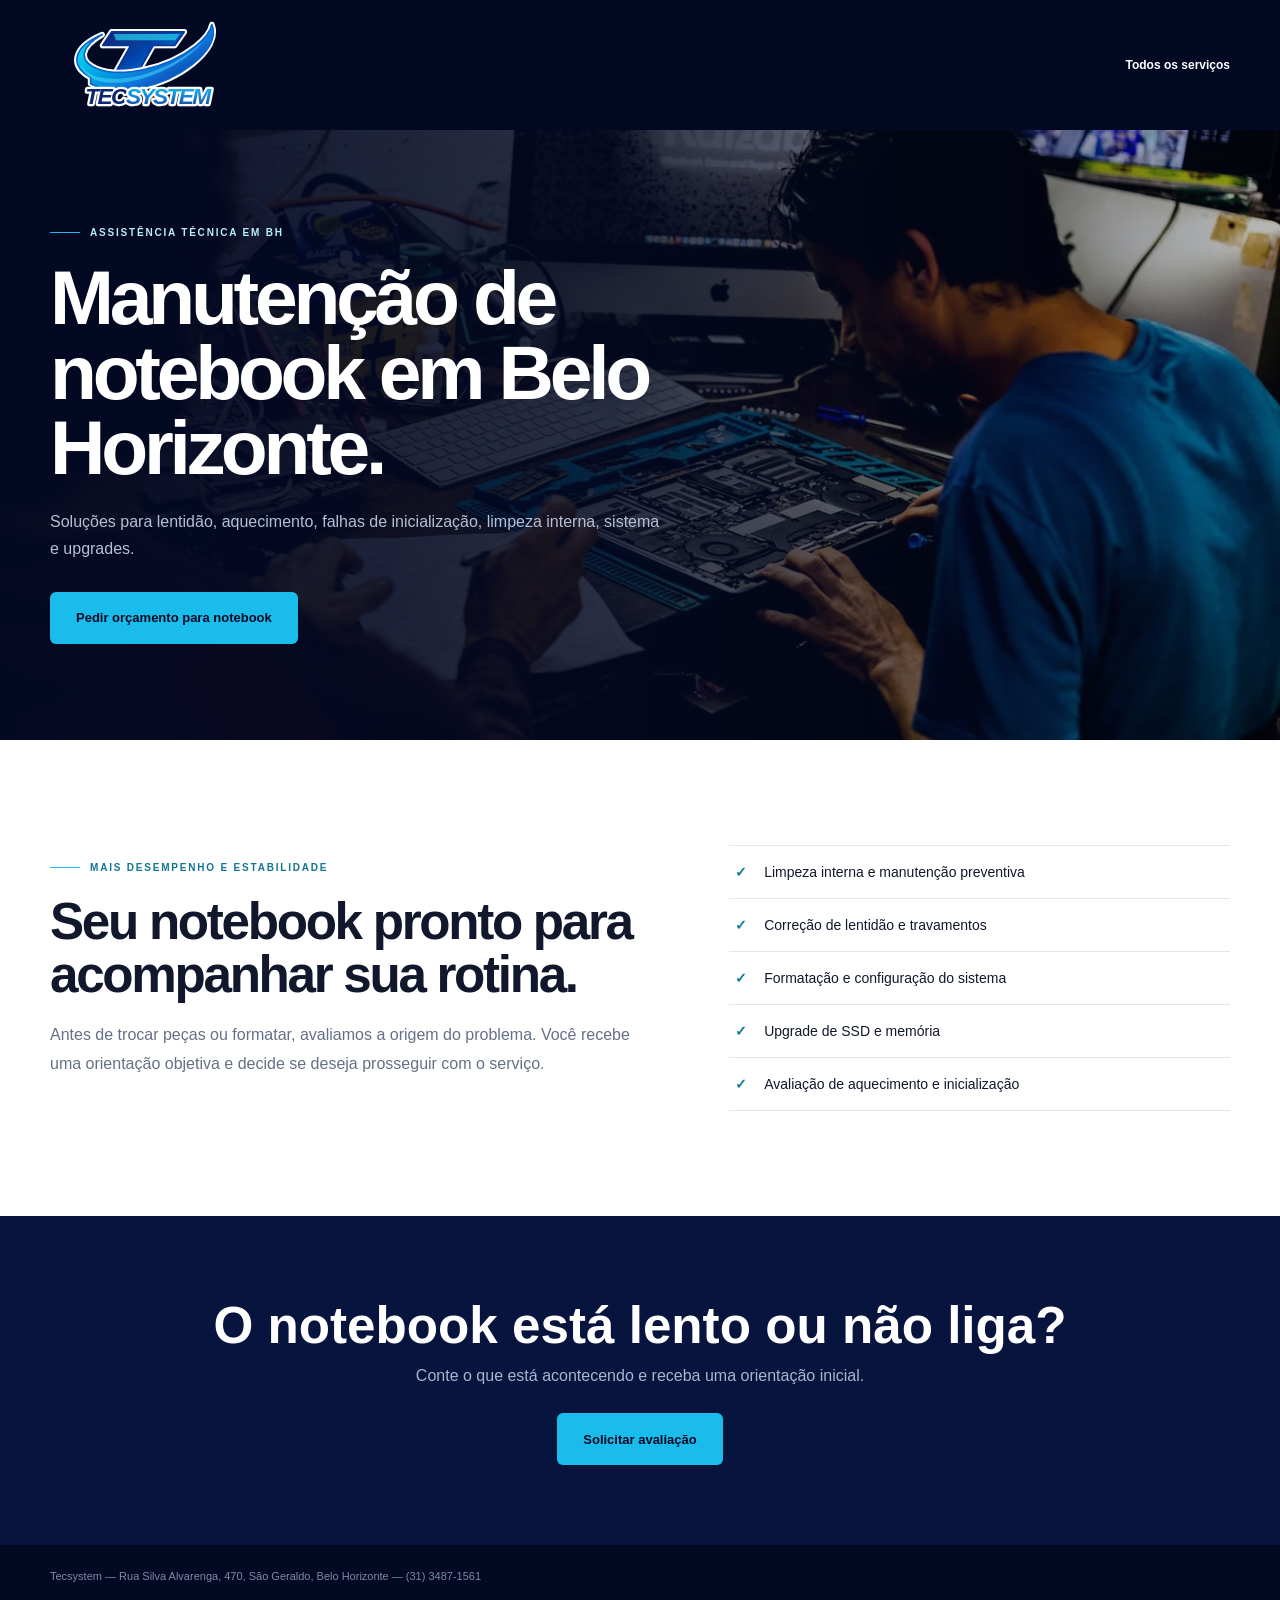
<file: servicos/manutencao-de-notebook-bh.html>
<!DOCTYPE html>
<html lang="pt-BR">
<head>
  <meta charset="UTF-8"><meta name="viewport" content="width=device-width, initial-scale=1.0">
  <meta name="description" content="Manutenção de notebook em Belo Horizonte: limpeza, formatação, upgrades, aquecimento e falhas de inicialização.">
  <meta name="robots" content="index, follow">
  <link rel="icon" href="../assets/logo/logo-tecsystem.svg" type="image/svg+xml"><link rel="stylesheet" href="../styles.css">
  <title>Manutenção de Notebook em Belo Horizonte | Tecsystem</title>
</head>
<body class="service-page">
  <header class="legal-header"><div class="container"><a href="../index.html"><img src="../assets/logo/logo-tecsystem.svg" alt="Tecsystem" width="220" height="58"></a><a href="../index.html#servicos">Todos os serviços</a></div></header>
  <main>
    <section class="service-hero"><img src="../assets/images/reparo-notebook.webp" alt="Técnicos avaliando componentes de notebook" width="1400" height="933"><div class="service-hero__overlay"></div><div class="container service-hero__content"><span class="eyebrow">Assistência técnica em BH</span><h1>Manutenção de notebook em Belo Horizonte.</h1><p>Soluções para lentidão, aquecimento, falhas de inicialização, limpeza interna, sistema e upgrades.</p><a class="button button--primary" href="../index.html?device=Notebook#orcamento">Pedir orçamento para notebook</a></div></section>
    <section class="service-detail section"><div class="container service-detail__grid"><div><span class="eyebrow eyebrow--dark">Mais desempenho e estabilidade</span><h2>Seu notebook pronto para acompanhar sua rotina.</h2><p>Antes de trocar peças ou formatar, avaliamos a origem do problema. Você recebe uma orientação objetiva e decide se deseja prosseguir com o serviço.</p></div><ul><li>Limpeza interna e manutenção preventiva</li><li>Correção de lentidão e travamentos</li><li>Formatação e configuração do sistema</li><li>Upgrade de SSD e memória</li><li>Avaliação de aquecimento e inicialização</li></ul></div></section>
    <section class="service-cta"><div class="container"><h2>O notebook está lento ou não liga?</h2><p>Conte o que está acontecendo e receba uma orientação inicial.</p><a class="button button--primary" href="../index.html?device=Notebook#orcamento">Solicitar avaliação</a></div></section>
  </main>
  <footer class="legal-footer"><div class="container">Tecsystem — Rua Silva Alvarenga, 470, São Geraldo, Belo Horizonte — (31) 3487-1561</div></footer>
</body>
</html>
</file>
<file: styles.css>
:root {
  --navy: #07143d;
  --navy-deep: #030923;
  --blue: #19bceb;
  --blue-light: #b7effd;
  --green: #25d366;
  --ink: #11182b;
  --muted: #667085;
  --paper: #f5f7fa;
  --white: #fff;
  --line: #e2e7ef;
  --radius: 10px;
  --container: 1180px;
}

* {
  box-sizing: border-box;
}

html {
  scroll-behavior: smooth;
}

body {
  margin: 0;
  color: var(--ink);
  background: var(--white);
  font-family: Inter, "Segoe UI", Arial, sans-serif;
  -webkit-font-smoothing: antialiased;
}

body.menu-open {
  overflow: hidden;
}

img {
  display: block;
  max-width: 100%;
}

a {
  color: inherit;
  text-decoration: none;
}

button,
input,
select,
textarea {
  font: inherit;
}

.container {
  width: min(var(--container), calc(100% - 40px));
  margin-inline: auto;
}

.section {
  padding: 105px 0;
}

.header {
  position: absolute;
  z-index: 50;
  width: 100%;
  height: 88px;
  color: white;
}

.header__inner {
  height: 100%;
  display: flex;
  align-items: center;
  justify-content: space-between;
}

.logo img {
  width: 140px;
  height: auto;
}

.nav {
  display: flex;
  align-items: center;
  gap: 30px;
  font-size: 13px;
  font-weight: 600;
}

.nav a {
  color: #d7def1;
  transition: color .2s;
}

.nav a:hover {
  color: var(--blue);
}

.nav .nav__cta {
  padding: 13px 19px;
  color: var(--navy-deep);
  border: 1px solid var(--blue);
  border-radius: 6px;
  background: var(--blue);
  box-shadow: 0 10px 25px rgba(25, 188, 235, .22);
}

.nav .nav__cta:hover {
  color: var(--navy-deep);
  background: #67dcf7;
}

.menu-toggle {
  display: none;
  width: 44px;
  height: 44px;
  padding: 10px;
  border: 0;
  background: transparent;
}

.menu-toggle span {
  display: block;
  height: 2px;
  margin: 5px 0;
  background: white;
}

.hero {
  position: relative;
  min-height: 760px;
  display: flex;
  align-items: center;
  overflow: hidden;
  background: var(--navy-deep);
  color: white;
}

.hero__image {
  position: absolute;
  inset: 0 0 0 47%;
  background: url("assets/images/reparo-celular.webp") center / cover no-repeat;
}

.hero__overlay {
  position: absolute;
  inset: 0;
  background: linear-gradient(90deg, #030923 0%, #06133d 46%, rgba(3, 9, 35, .2) 76%), linear-gradient(0deg, rgba(3, 9, 35, .35), transparent 45%);
}

.hero__content {
  position: relative;
  z-index: 2;
  padding-top: 80px;
}

.eyebrow {
  display: flex;
  align-items: center;
  gap: 10px;
  margin-bottom: 22px;
  color: var(--blue-light);
  font-size: 10px;
  font-weight: 800;
  letter-spacing: .18em;
  text-transform: uppercase;
}

.eyebrow::before {
  content: "";
  width: 30px;
  height: 1px;
  background: var(--blue);
}

.eyebrow--dark {
  color: #147592;
}

.hero h1 {
  max-width: 730px;
  margin: 0 0 26px;
  font-size: clamp(50px, 6.2vw, 86px);
  line-height: .98;
  letter-spacing: -.055em;
}

.hero h1 em {
  color: var(--blue);
  font-style: normal;
}

.hero__content>p {
  max-width: 590px;
  color: #b0bbd4;
  font-size: 17px;
  line-height: 1.75;
}

.hero__actions {
  display: flex;
  gap: 14px;
  margin-top: 34px;
}

.button {
  min-height: 52px;
  display: inline-flex;
  align-items: center;
  justify-content: center;
  padding: 0 25px;
  border: 1px solid transparent;
  border-radius: 6px;
  font-size: 13px;
  font-weight: 800;
  transition: transform .2s, background .2s;
}

.button:hover {
  transform: translateY(-2px);
}

.button--primary {
  color: var(--navy-deep);
  background: var(--blue);
}

.button--ghost {
  color: white;
  border-color: rgba(255, 255, 255, .35);
  background: rgba(7, 20, 61, .35);
}

.button--dark {
  color: white;
  background: var(--navy);
}

.hero__proof {
  display: flex;
  gap: 0;
  padding: 27px 0 0;
  margin: 55px 0 0;
  border-top: 1px solid rgba(255, 255, 255, .14);
  list-style: none;
}

.hero__proof li {
  min-width: 170px;
  display: flex;
  flex-direction: column;
  border-right: 1px solid rgba(255, 255, 255, .14);
  margin-right: 28px;
}

.hero__proof li:last-child {
  border: 0;
}

.hero__proof strong {
  font-size: 14px;
}

.hero__proof span {
  margin-top: 3px;
  color: #7f8cab;
  font-size: 11px;
}

.section-title {
  margin-bottom: 50px;
  display: grid;
  grid-template-columns: 1fr 430px;
  align-items: end;
  gap: 70px;
}

.section-title h2,
.before-after h2,
.location h2 {
  margin: 0;
  font-size: clamp(38px, 4vw, 58px);
  line-height: 1.04;
  letter-spacing: -.045em;
}

.section-title>p {
  margin: 0;
  color: var(--muted);
  font-size: 15px;
  line-height: 1.8;
}

.section-title--compact {
  grid-template-columns: 1fr;
}

.services__grid {
  display: grid;
  grid-template-columns: repeat(3, 1fr);
  border: 1px solid var(--line);
}

.service-card {
  min-height: 430px;
  position: relative;
  padding: 0 28px 28px;
  overflow: hidden;
  border-right: 1px solid var(--line);
  transition: transform .25s, box-shadow .25s;
}

.service-card:last-child {
  border: 0;
}

.service-card:hover {
  z-index: 2;
  transform: translateY(-5px);
  box-shadow: 0 22px 50px rgba(7, 20, 61, .1);
}

.service-card__photo {
  height: 190px;
  margin: 0 -28px 28px;
  overflow: hidden;
  background: var(--navy);
}

.service-card__photo img {
  width: 100%;
  height: 100%;
  object-fit: cover;
  transition: transform .4s;
}

.service-card:hover .service-card__photo img {
  transform: scale(1.04);
}

.service-card__number {
  position: absolute;
  top: 15px;
  right: 15px;
  padding: 7px 9px;
  color: white;
  border-radius: 4px;
  background: rgba(3, 9, 35, .78);
  font-size: 10px;
}

.service-card h3 {
  margin: 0 0 12px;
  font-size: 22px;
}

.service-card p {
  min-height: 89px;
  margin: 0 0 25px;
  color: var(--muted);
  font-size: 13px;
  line-height: 1.65;
}

.service-card__links {
  display: flex;
  justify-content: space-between;
  align-items: center;
  gap: 14px;
}

.service-card__links a {
  display: flex;
  gap: 12px;
  color: #0e7897;
  font-size: 12px;
  font-weight: 800;
}

.service-card__links a:last-child {
  color: #7a8497;
  font-size: 10px;
  text-decoration: underline;
}

.before-after {
  display: grid;
  grid-template-columns: 1fr 1fr 1fr;
  min-height: 620px;
  background: var(--navy);
  color: white;
}

.before-after__photo {
  position: relative;
  overflow: hidden;
}

.before-after__photo img {
  width: 100%;
  height: 100%;
  object-fit: cover;
}

.before-after__photo span {
  position: absolute;
  left: 20px;
  bottom: 20px;
  padding: 8px 12px;
  border-radius: 5px;
  background: rgba(3, 9, 35, .78);
  font-size: 11px;
  font-weight: 700;
}

.before-after__photo--second img {
  object-position: 50% 48%;
}

.before-after__content {
  padding: 70px 55px;
  display: flex;
  flex-direction: column;
  justify-content: center;
}

.before-after__content p {
  color: #9eabc6;
  font-size: 14px;
  line-height: 1.8;
}

.check-list {
  padding: 15px 0 0;
  margin: 0;
  list-style: none;
}

.check-list li {
  padding: 13px 0;
  border-top: 1px solid rgba(255, 255, 255, .12);
  font-size: 13px;
}

.check-list i {
  display: inline-grid;
  place-items: center;
  width: 24px;
  height: 24px;
  margin-right: 10px;
  border-radius: 50%;
  color: var(--navy);
  background: var(--blue);
  font-style: normal;
  font-weight: 800;
}

.process {
  background: var(--paper);
}

.process__grid {
  display: grid;
  grid-template-columns: repeat(4, 1fr);
  gap: 14px;
  padding: 0;
  margin: 0;
  list-style: none;
}

.process__grid li {
  min-height: 215px;
  padding: 27px;
  background: white;
  border: 1px solid var(--line);
  border-radius: var(--radius);
}

.process__grid b {
  width: 37px;
  height: 37px;
  display: grid;
  place-items: center;
  margin-bottom: 34px;
  color: var(--blue);
  border: 1px solid #b6e6f3;
  border-radius: 50%;
  font-size: 11px;
}

.process__grid h3 {
  margin: 0 0 10px;
  font-size: 17px;
}

.process__grid p {
  margin: 0;
  color: var(--muted);
  font-size: 12px;
  line-height: 1.65;
}

.faq__grid {
  display: grid;
  grid-template-columns: .75fr 1.25fr;
  gap: 90px;
}

.faq h2 {
  margin: 0 0 18px;
  font-size: clamp(38px, 4vw, 56px);
  line-height: 1.04;
  letter-spacing: -.045em;
}

.faq__grid>div:first-child>p {
  color: var(--muted);
  line-height: 1.8;
}

.faq__list details {
  border-top: 1px solid var(--line);
}

.faq__list details:last-child {
  border-bottom: 1px solid var(--line);
}

.faq__list summary {
  padding: 22px 0;
  display: flex;
  justify-content: space-between;
  gap: 20px;
  cursor: pointer;
  list-style: none;
  font-size: 15px;
  font-weight: 700;
}

.faq__list summary::-webkit-details-marker {
  display: none;
}

.faq__list summary span {
  color: #0e7897;
  font-size: 21px;
  transition: transform .2s;
}

.faq__list details[open] summary span {
  transform: rotate(45deg);
}

.faq__list details p {
  margin: 0;
  padding: 0 45px 22px 0;
  color: var(--muted);
  font-size: 13px;
  line-height: 1.75;
}

.quote {
  display: grid;
  grid-template-columns: 1.05fr .95fr;
  min-height: 760px;
  background: var(--navy-deep);
}

.quote__visual {
  position: relative;
  overflow: hidden;
}

.quote__visual::after {
  content: "";
  position: absolute;
  inset: 0;
  background: linear-gradient(0deg, rgba(3, 9, 35, .95), rgba(3, 9, 35, .05) 70%);
}

.quote__visual>img {
  width: 100%;
  height: 100%;
  object-fit: cover;
}

.quote__visual-copy {
  position: absolute;
  z-index: 2;
  left: max(35px, calc((100vw - var(--container))/2));
  right: 50px;
  bottom: 60px;
  color: white;
}

.quote__visual-copy h2 {
  max-width: 600px;
  margin: 0 0 17px;
  font-size: clamp(38px, 4.3vw, 60px);
  line-height: 1.04;
  letter-spacing: -.045em;
}

.quote__visual-copy p {
  max-width: 600px;
  margin: 0;
  color: #afbad0;
  line-height: 1.7;
}

.quote__form-wrap {
  padding: 65px max(35px, calc((100vw - var(--container))/2)) 65px 65px;
  display: flex;
  align-items: center;
  background: var(--navy);
}

.quote-form {
  width: 100%;
  max-width: 520px;
}

.form-heading {
  margin-bottom: 30px;
  color: white;
}

.form-heading span {
  color: var(--blue);
  font-size: 10px;
  font-weight: 800;
  letter-spacing: .16em;
  text-transform: uppercase;
}

.form-heading h2 {
  margin: 8px 0 0;
  font-size: 34px;
}

.field {
  margin-bottom: 17px;
}

.field label {
  display: block;
  margin-bottom: 7px;
  color: #dbe2f3;
  font-size: 12px;
  font-weight: 700;
}

.field input,
.field select,
.field textarea {
  width: 100%;
  padding: 14px 15px;
  color: white;
  border: 1px solid #344169;
  border-radius: 6px;
  outline: none;
  background: #0c1b4a;
  font-size: 14px;
  transition: border .2s, box-shadow .2s;
}

.field textarea {
  resize: vertical;
  min-height: 108px;
}

.field input::placeholder,
.field textarea::placeholder {
  color: #7785a7;
}

.field input:focus,
.field select:focus,
.field textarea:focus {
  border-color: var(--blue);
  box-shadow: 0 0 0 3px rgba(25, 188, 235, .13);
}

.field.invalid input,
.field.invalid select,
.field.invalid textarea {
  border-color: #ff7e87;
}

.error {
  min-height: 14px;
  display: block;
  margin-top: 4px;
  color: #ff9ba2;
  font-size: 10px;
}

.whatsapp-submit {
  width: 100%;
  min-height: 55px;
  display: flex;
  align-items: center;
  justify-content: center;
  gap: 11px;
  border: 0;
  border-radius: 7px;
  color: #04210d;
  background: var(--green);
  cursor: pointer;
  font-weight: 800;
  transition: transform .2s, filter .2s;
}

.whatsapp-submit:hover {
  transform: translateY(-2px);
  filter: brightness(1.07);
}

.form-note {
  margin: 12px 0 0;
  color: #8491af;
  text-align: center;
  font-size: 10px;
}

.location__grid {
  display: grid;
  grid-template-columns: .8fr 1.2fr;
  align-items: stretch;
}

.location__content {
  padding: 55px 70px 55px 0;
}

.location address {
  margin: 28px 0;
  color: var(--muted);
  font-style: normal;
  line-height: 1.8;
}

.business-data {
  margin-bottom: 28px;
  padding: 17px 0;
  border-block: 1px solid var(--line);
}

.business-data p {
  margin: 7px 0;
  color: var(--muted);
  font-size: 11px;
  line-height: 1.5;
}

.business-data strong {
  color: var(--ink);
}

.location__map {
  min-height: 460px;
  overflow: hidden;
  border-radius: var(--radius);
}

.location__map iframe {
  width: 100%;
  height: 100%;
  border: 0;
}

.footer {
  padding: 60px 0 25px;
  color: white;
  background: var(--navy-deep);
}

.footer__top {
  display: grid;
  grid-template-columns: 250px 1fr auto;
  gap: 45px;
  align-items: center;
  padding-bottom: 40px;
}

.footer__top>img {
  width: 150px;
  height: auto;
  margin: 0 auto;
}

.footer__top p {
  max-width: 480px;
  margin: 0;
  color: #8c98b4;
  font-size: 13px;
  line-height: 1.65;
  text-align: center;
}

.footer__top>div {
  display: flex;
  flex-direction: column;
  gap: 7px;
  font-size: 12px;
  margin: 0 auto;
}

.footer__bottom {
  display: flex;
  justify-content: space-between;
  padding-top: 22px;
  border-top: 1px solid rgba(255, 255, 255, .1);
  color: #687590;
  font-size: 10px;
}

.footer__legal {
  display: flex;
  flex-wrap: wrap;
  gap: 18px;
  margin: 0 auto;
}

.footer__bottom a {
  text-decoration: underline;
}

.footer__bottom span {
  text-align: center;
}

.whatsapp-float {
  position: fixed;
  z-index: 40;
  right: 22px;
  bottom: 22px;
  min-height: 54px;
  display: flex;
  align-items: center;
  gap: 9px;
  padding: 7px 18px 7px 9px;
  border-radius: 28px;
  color: #04210d;
  background: var(--green);
  box-shadow: 0 13px 35px rgba(0, 0, 0, .24);
  font-size: 12px;
  font-weight: 800;
}

.whatsapp-float img {
  width: 39px;
  height: 39px;
  padding: 7px;
  border-radius: 50%;
  background: rgba(255, 255, 255, .3);
}

.legal-page {
  background: var(--paper);
}

.legal-header {
  padding: 20px 0;
  color: white;
  background: var(--navy-deep);
}

.legal-header .container {
  display: flex;
  align-items: center;
  justify-content: space-between;
  gap: 25px;
}

.legal-header img {
  width: 195px;
  height: auto;
}

.legal-header a:last-child {
  font-size: 12px;
  font-weight: 700;
}

.legal-content {
  max-width: 820px;
  padding-block: 80px;
}

.legal-content h1 {
  margin: 0 0 12px;
  color: var(--navy);
  font-size: clamp(42px, 6vw, 66px);
  line-height: 1;
  letter-spacing: -.05em;
}

.legal-content h2 {
  margin: 38px 0 10px;
  color: var(--navy);
  font-size: 21px;
}

.legal-content p {
  color: #536077;
  font-size: 14px;
  line-height: 1.85;
}

.legal-content .legal-updated {
  color: #8791a4;
  font-size: 11px;
}

.legal-footer {
  padding: 25px 0;
  color: #7f8aa4;
  background: var(--navy-deep);
  font-size: 11px;
}

.service-hero {
  position: relative;
  min-height: 610px;
  display: flex;
  align-items: center;
  overflow: hidden;
  color: white;
  background: var(--navy-deep);
}

.service-hero>img {
  position: absolute;
  inset: 0;
  width: 100%;
  height: 100%;
  object-fit: cover;
}

.service-hero__overlay {
  position: absolute;
  inset: 0;
  background: linear-gradient(90deg, rgba(3, 9, 35, .98) 0%, rgba(3, 9, 35, .84) 48%, rgba(3, 9, 35, .25));
}

.service-hero__content {
  position: relative;
  z-index: 2;
}

.service-hero h1 {
  max-width: 820px;
  margin: 0 0 22px;
  font-size: clamp(48px, 6vw, 78px);
  line-height: .98;
  letter-spacing: -.055em;
}

.service-hero p {
  max-width: 620px;
  margin: 0 0 30px;
  color: #b5bfd5;
  font-size: 16px;
  line-height: 1.7;
}

.service-detail__grid {
  display: grid;
  grid-template-columns: 1fr .85fr;
  gap: 90px;
  align-items: center;
}

.service-detail h2 {
  margin: 0 0 20px;
  font-size: clamp(38px, 4vw, 56px);
  line-height: 1.04;
  letter-spacing: -.045em;
}

.service-detail p {
  color: var(--muted);
  line-height: 1.8;
}

.service-detail ul {
  margin: 0;
  padding: 0;
  list-style: none;
  border-top: 1px solid var(--line);
}

.service-detail li {
  padding: 18px 10px 18px 35px;
  border-bottom: 1px solid var(--line);
  font-size: 14px;
  position: relative;
}

.service-detail li::before {
  content: "✓";
  position: absolute;
  left: 6px;
  color: #0e7897;
  font-weight: 800;
}

.service-cta {
  padding: 80px 0;
  color: white;
  text-align: center;
  background: var(--navy);
}

.service-cta h2 {
  margin: 0 0 12px;
  font-size: clamp(34px, 4vw, 52px);
}

.service-cta p {
  margin: 0 0 28px;
  color: #aab5ce;
}

@media (max-width: 920px) {
  .menu-toggle {
    display: block;
  }

  .nav {
    position: fixed;
    inset: 0;
    padding: 120px 35px 40px;
    flex-direction: column;
    align-items: flex-start;
    color: white;
    background: var(--navy-deep);
    transform: translateX(100%);
    transition: transform .25s;
  }

  .nav.is-open {
    transform: translateX(0);
  }

  .nav a {
    font-size: 22px;
  }

  .menu-toggle {
    position: relative;
    z-index: 2;
  }

  .hero__image {
    left: 32%;
    opacity: .6;
  }

  .hero__overlay {
    background: linear-gradient(90deg, #030923 0%, rgba(3, 9, 35, .87) 58%, rgba(3, 9, 35, .35));
  }

  .section-title,
  .location__grid,
  .faq__grid,
  .service-detail__grid {
    grid-template-columns: 1fr;
    gap: 30px;
  }

  .before-after {
    grid-template-columns: 1fr 1fr;
  }

  .before-after__content {
    grid-row: 1 / 3;
    grid-column: 2;
  }

  .process__grid {
    grid-template-columns: repeat(2, 1fr);
  }

  .quote {
    grid-template-columns: 1fr;
  }

  .quote__visual {
    min-height: 560px;
  }

  .quote__form-wrap {
    padding: 70px 35px;
  }

  .location__content {
    padding: 0 0 45px;
  }

  .footer__top {
    grid-template-columns: 1fr 1fr;
  }

  .footer__top>div {
    grid-column: 1 / -1;
  }
}

@media (max-width: 650px) {
  .container {
    width: min(100% - 30px, var(--container));
  }

  .header {
    height: 76px;
  }

  .logo img {
    width: 112px;
  }

  .hero {
    min-height: 720px;
  }

  .hero__image {
    inset: 0;
    opacity: .42;
  }

  .hero__overlay {
    background: linear-gradient(0deg, #030923 0%, rgba(3, 9, 35, .72) 70%, rgba(3, 9, 35, .85));
  }

  .hero h1 {
    font-size: 49px;
  }

  .hero__actions {
    flex-direction: column;
    align-items: stretch;
    max-width: 340px;
  }

  .hero__proof {
    flex-wrap: wrap;
    gap: 22px 0;
  }

  .hero__proof li {
    min-width: 50%;
    margin: 0;
  }

  .section {
    padding: 75px 0;
  }

  .services__grid {
    grid-template-columns: 1fr;
  }

  .service-card {
    border-right: 0;
    border-bottom: 1px solid var(--line);
  }

  .before-after {
    grid-template-columns: 1fr;
  }

  .before-after__photo {
    min-height: 370px;
  }

  .before-after__content {
    grid-column: auto;
    grid-row: auto;
    padding: 65px 25px;
  }

  .process__grid {
    grid-template-columns: 1fr;
  }

  .quote__visual-copy {
    left: 20px;
    right: 20px;
    bottom: 35px;
  }

  .quote__form-wrap {
    padding: 60px 20px;
  }

  .footer__top {
    grid-template-columns: 1fr;
  }

  .footer__top>div {
    grid-column: auto;
  }

  .footer__bottom {
    flex-direction: column;
    gap: 10px;
    line-height: 1.55;
  }

  .whatsapp-float span {
    display: none;
  }

  .whatsapp-float {
    padding: 7px;
  }
}

@media (prefers-reduced-motion: reduce) {
  html {
    scroll-behavior: auto;
  }

  *,
  *::before,
  *::after {
    transition-duration: .01ms !important;
  }
}
</file>
